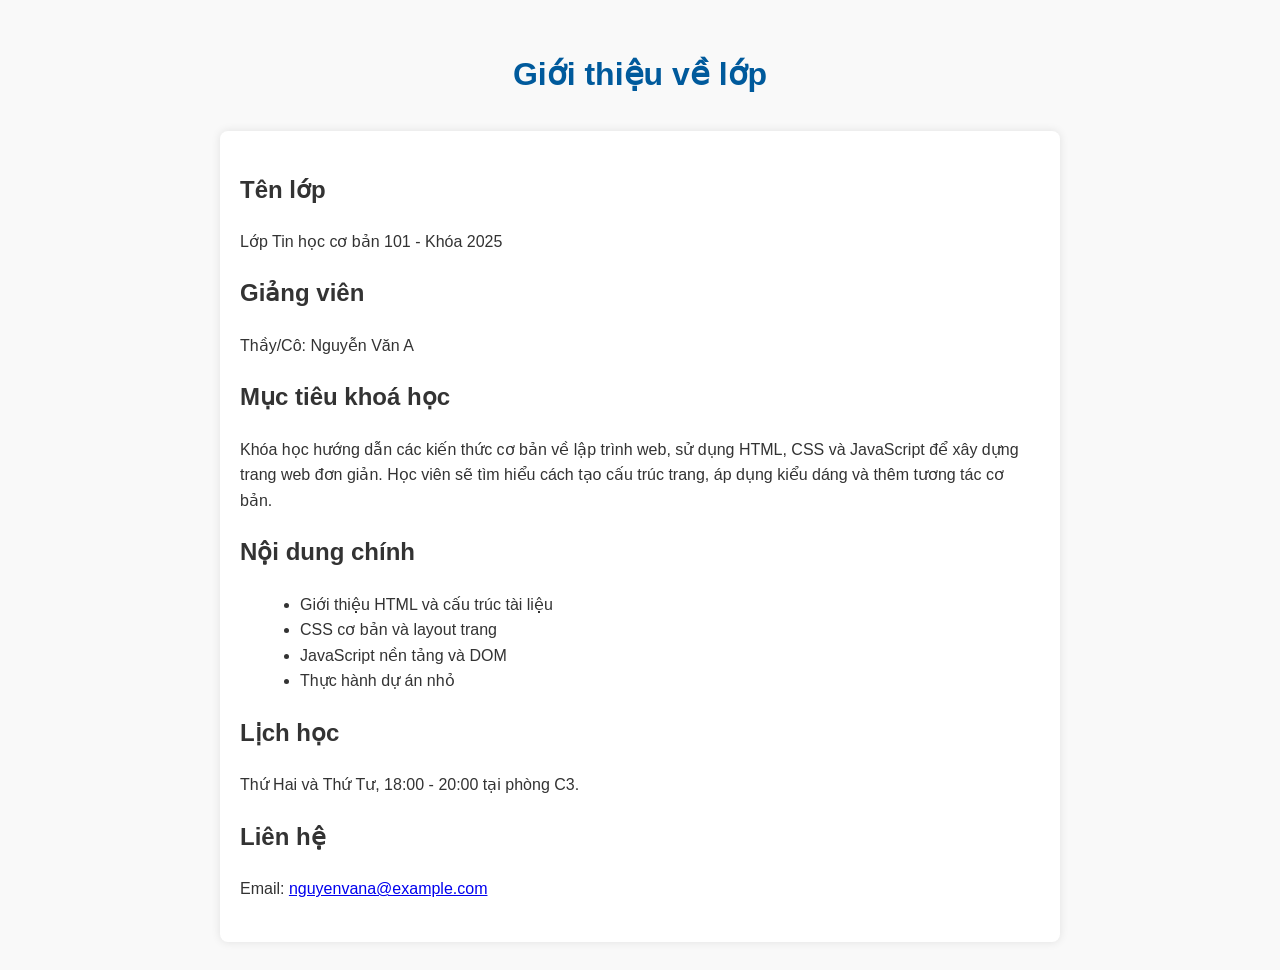
<file: chinh/lop.html>
<!DOCTYPE html>
<html lang="vi">
<head>
    <meta charset="UTF-8">
    <meta name="viewport" content="width=device-width, initial-scale=1.0">
    <title>Giới thiệu về lớp</title>
    <style>
        body {
            font-family: Arial, sans-serif;
            line-height: 1.6;
            padding: 20px;
            background-color: #f9f9f9;
            color: #333;
        }
        header {
            text-align: center;
            margin-bottom: 30px;
        }
        h1 {
            color: #005a9c;
        }
        .content {
            max-width: 800px;
            margin: 0 auto;
            background: #fff;
            padding: 20px;
            box-shadow: 0 0 10px rgba(0,0,0,0.1);
            border-radius: 8px;
        }
        .info {
            margin-bottom: 20px;
        }
        .info ul {
            list-style-type: disc;
            margin-left: 20px;
        }
    </style>
</head>
<body>
    <header>
        <h1>Giới thiệu về lớp</h1>
    </header>
    <div class="content">
        <section class="info">
            <h2>Tên lớp</h2>
            <p>Lớp Tin học cơ bản 101 - Khóa 2025</p>
        </section>
        <section class="info">
            <h2>Giảng viên</h2>
            <p>Thầy/Cô: Nguyễn Văn A</p>
        </section>
        <section class="info">
            <h2>Mục tiêu khoá học</h2>
            <p>
                Khóa học hướng dẫn các kiến thức cơ bản về lập trình web, sử dụng HTML, CSS và JavaScript để
                xây dựng trang web đơn giản. Học viên sẽ tìm hiểu cách tạo cấu trúc trang, áp dụng kiểu dáng
                và thêm tương tác cơ bản.
            </p>
        </section>
        <section class="info">
            <h2>Nội dung chính</h2>
            <ul>
                <li>Giới thiệu HTML và cấu trúc tài liệu</li>
                <li>CSS cơ bản và layout trang</li>
                <li>JavaScript nền tảng và DOM</li>
                <li>Thực hành dự án nhỏ</li>
            </ul>
        </section>
        <section class="info">
            <h2>Lịch học</h2>
            <p>Thứ Hai và Thứ Tư, 18:00 - 20:00 tại phòng C3.</p>
        </section>
        <section class="info">
            <h2>Liên hệ</h2>
            <p>Email: <a href="mailto:nguyenvana@example.com">nguyenvana@example.com</a></p>
        </section>
    </div>
</body>
</html>
</file>
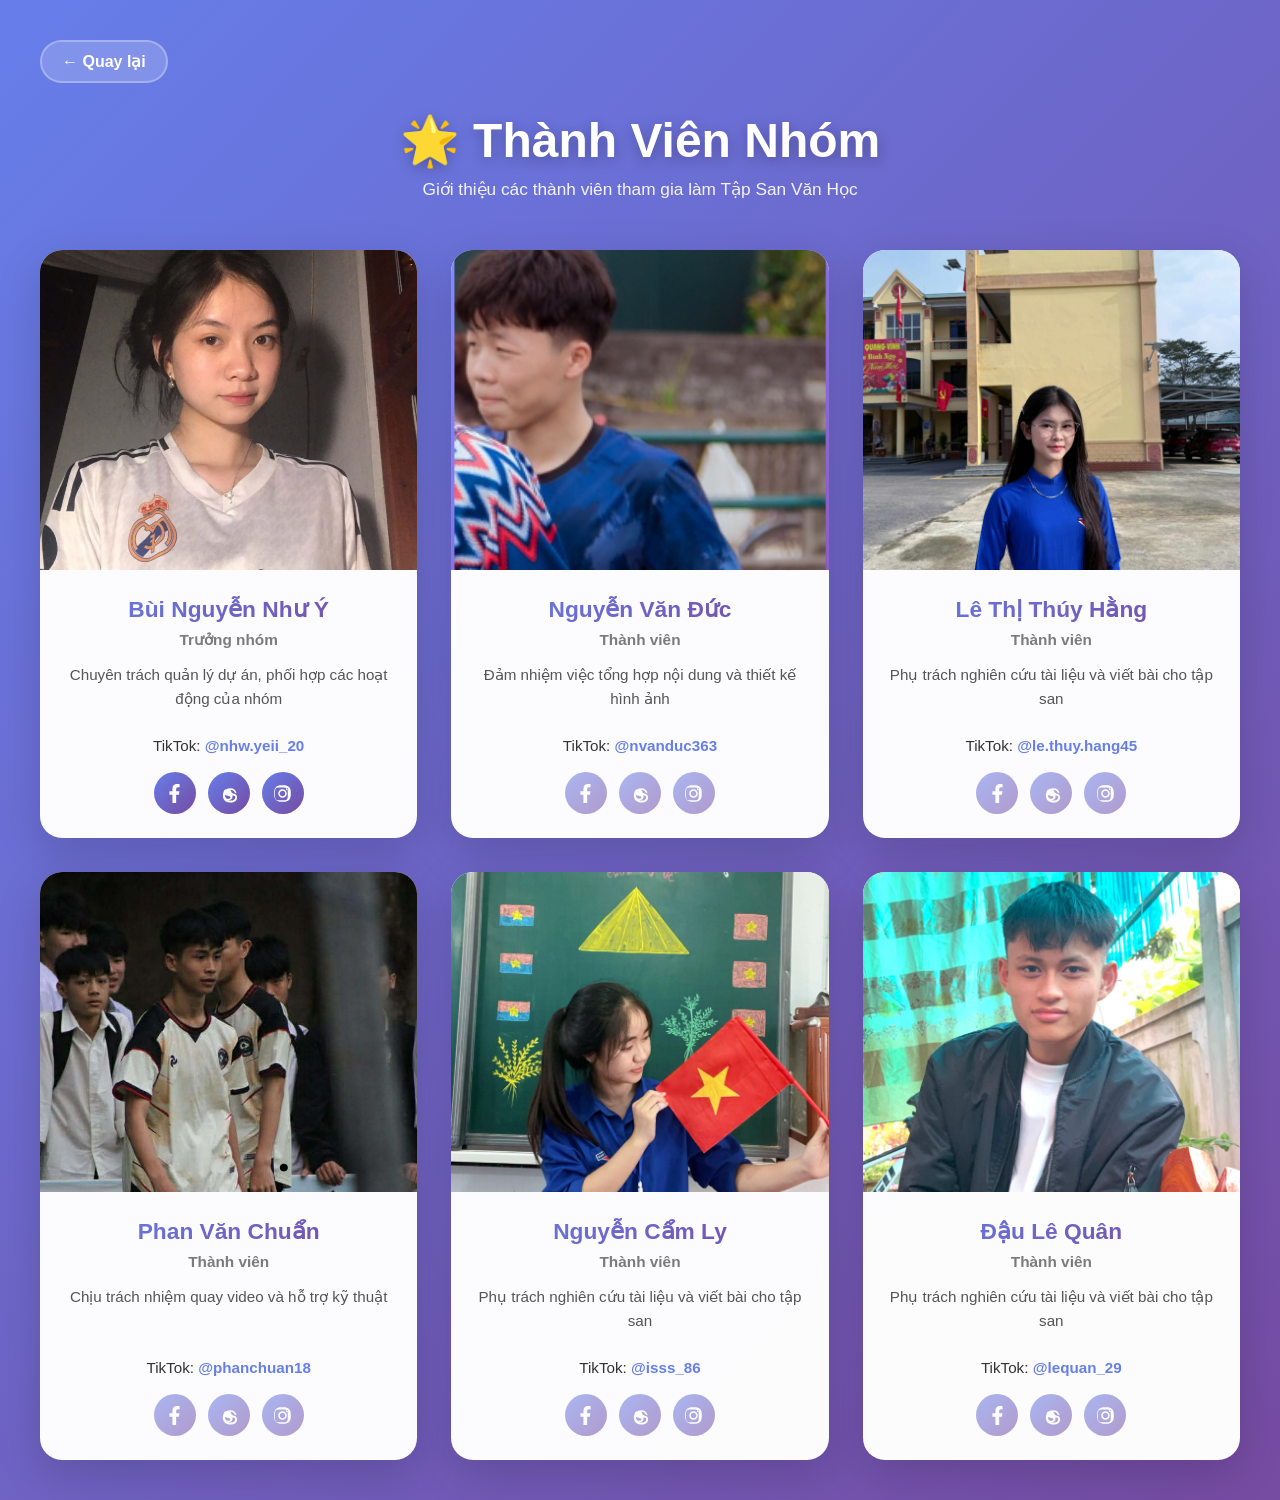
<file: chinh/thanhvien.html>
<!DOCTYPE html>
<html lang="vi">
<head>
    <meta charset="UTF-8">
    <meta name="viewport" content="width=device-width, initial-scale=1.0">
    <title>Thành Viên Nhóm</title>
    <style>
        * {
            margin: 0;
            padding: 0;
            box-sizing: border-box;
        }

        body {
            font-family: "Segoe UI", Tahoma, Geneva, Verdana, sans-serif;
            background: linear-gradient(135deg, #667eea 0%, #764ba2 100%);
            min-height: 100vh;
            padding: 40px 20px;
            overflow-x: hidden;
        }

        .container {
            max-width: 1200px;
            margin: 0 auto;
        }

        .back-button {
            display: inline-flex;
            align-items: center;
            gap: 8px;
            background: rgba(255, 255, 255, 0.18);
            color: white;
            padding: 10px 20px;
            border-radius: 999px;
            text-decoration: none;
            font-weight: 600;
            margin-bottom: 30px;
            border: 2px solid rgba(255, 255, 255, 0.28);
            transition: 0.3s ease;
        }

        .back-button:hover {
            background: rgba(255, 255, 255, 0.28);
            transform: translateX(-4px);
        }

        .header {
            text-align: center;
            margin-bottom: 50px;
            animation: slideDown 0.8s ease;
        }

        .header h1 {
            color: #fff;
            font-size: 3rem;
            margin-bottom: 10px;
            text-shadow: 0 4px 14px rgba(0, 0, 0, 0.25);
        }

        .header p {
            color: rgba(255, 255, 255, 0.92);
            font-size: 1.08rem;
        }

        .members-grid {
            display: grid;
            grid-template-columns: repeat(auto-fit, minmax(280px, 1fr));
            gap: 34px;
        }

        .member-card {
            background: rgba(255, 255, 255, 0.98);
            border-radius: 22px;
            overflow: hidden;
            box-shadow: 0 14px 45px rgba(0, 0, 0, 0.16);
            transition: 0.35s ease;
            animation: fadeInUp 0.8s ease backwards;
        }

        .member-card:nth-child(1) { animation-delay: 0.1s; }
        .member-card:nth-child(2) { animation-delay: 0.2s; }
        .member-card:nth-child(3) { animation-delay: 0.3s; }
        .member-card:nth-child(4) { animation-delay: 0.4s; }
        .member-card:nth-child(5) { animation-delay: 0.5s; }
        .member-card:nth-child(6) { animation-delay: 0.6s; }

        .member-card:hover {
            transform: translateY(-12px);
            box-shadow: 0 22px 60px rgba(102, 126, 234, 0.28);
        }

        .image-container {
            position: relative;
            width: 100%;
            height: 320px;
            overflow: hidden;
            background: linear-gradient(135deg, #7f8cff, #8d5cc7);
        }

        .member-image {
            width: 100%;
            height: 100%;
            object-fit: cover;
            transition: transform 0.45s ease;
            display: block;
        }

        .member-card:hover .member-image {
            transform: scale(1.08);
        }

        .image-overlay {
            position: absolute;
            inset: 0;
            background: linear-gradient(180deg, rgba(0,0,0,0.02), rgba(102,126,234,0.22));
            opacity: 0;
            transition: 0.35s ease;
        }

        .member-card:hover .image-overlay {
            opacity: 1;
        }

        .member-info {
            padding: 26px 22px 24px;
            text-align: center;
        }

        .member-name {
            font-size: 1.42rem;
            font-weight: 800;
            margin-bottom: 8px;
            background: linear-gradient(135deg, #667eea, #764ba2);
            -webkit-background-clip: text;
            -webkit-text-fill-color: transparent;
            background-clip: text;
        }

        .member-position {
            color: #7b7b7b;
            font-size: 0.96rem;
            font-weight: 600;
            margin-bottom: 14px;
        }

        .member-description {
            color: #555;
            font-size: 0.95rem;
            line-height: 1.6;
            margin-bottom: 16px;
            min-height: 58px;
        }

        .member-threads {
            font-size: 0.95rem;
            color: #333;
            margin-bottom: 18px;
            word-break: break-word;
        }

        .member-threads a {
            color: #667eea;
            text-decoration: none;
            font-weight: 600;
        }

        .member-threads a:hover {
            text-decoration: underline;
        }

        .member-social {
            display: flex;
            justify-content: center;
            gap: 12px;
        }

        .social-icon {
            width: 42px;
            height: 42px;
            border-radius: 50%;
            background: linear-gradient(135deg, #667eea, #764ba2);
            color: #fff;
            display: inline-flex;
            align-items: center;
            justify-content: center;
            text-decoration: none;
            transition: 0.3s ease;
            position: relative;
            overflow: hidden;
        }

        .social-icon svg {
            width: 19px;
            height: 19px;
            fill: currentColor;
            display: block;
        }

        .social-icon:hover {
            transform: translateY(-5px) rotate(8deg);
            box-shadow: 0 10px 22px rgba(102, 126, 234, 0.35);
        }

        .social-icon.disabled {
            opacity: 0.55;
        }

        @keyframes slideDown {
            from {
                opacity: 0;
                transform: translateY(-28px);
            }
            to {
                opacity: 1;
                transform: translateY(0);
            }
        }

        @keyframes fadeInUp {
            from {
                opacity: 0;
                transform: translateY(26px);
            }
            to {
                opacity: 1;
                transform: translateY(0);
            }
        }

        @keyframes ripple {
            to {
                transform: scale(4);
                opacity: 0;
            }
        }

        @media (max-width: 768px) {
            .header h1 {
                font-size: 2rem;
            }

            .header p {
                font-size: 1rem;
            }

            .image-container {
                height: 250px;
            }

            .members-grid {
                gap: 24px;
            }
        }
    </style>
</head>
<body>
    <div class="container">
        <a href="../index.html" class="back-button">← Quay lại</a>

        <div class="header">
            <h1>🌟 Thành Viên Nhóm</h1>
            <p>Giới thiệu các thành viên tham gia làm Tập San Văn Học</p>
        </div>

        <div class="members-grid">

            <!-- Thành viên 1 -->
            <div class="member-card">
                <div class="image-container">
                    <img src="../IMGI/y.jpg" alt="Bùi Nguyễn Như Ý" class="member-image">
                    <div class="image-overlay"></div>
                </div>
                <div class="member-info">
                    <h2 class="member-name">Bùi Nguyễn Như Ý</h2>
                    <p class="member-position">Trưởng nhóm</p>
                    <p class="member-description">Chuyên trách quản lý dự án, phối hợp các hoạt động của nhóm</p>
                    <p class="member-threads">
                        TikTok:
                        <a href="https://www.tiktok.com/@nhw.yeii_20?is_from_webapp=1&sender_device=pc" target="_blank" rel="noopener noreferrer">@nhw.yeii_20</a>
                    </p>
                    <div class="member-social">
                        <a href="https://www.facebook.com/nhw.yeii.25.28?" class="social-icon" target="_blank" rel="noopener noreferrer" aria-label="Facebook">
                            <svg viewBox="0 0 320 512">
                                <path d="M279.14 288l14.22-92.66h-88.91V135.97c0-25.35 12.42-50.06 52.24-50.06H297V6.26S260.43 0 225.36 0c-73.22 0-121.08 44.38-121.08 124.72v70.62H22.89V288h81.39v224h100.17V288z"/>
                            </svg>
                        </a>

                        <a href="https://www.threads.com/@_nhw.yeii_20?xmt=AQF0VJi40X7ZFBpPhQlenfGRtJA-F-JZUf1mGg_2TkuSvrw" class="social-icon" target="_blank" rel="noopener noreferrer" aria-label="Threads">
                            <svg viewBox="0 0 24 24">
                                <path d="M16.3 11.1c-.1 0-.2-.1-.3-.1-.2-1.4-.8-2.6-1.7-3.4-.9-.8-2.1-1.2-3.6-1.2-2.9 0-5 1.7-5 4.2 0 2.1 1.4 3.5 4.1 4l2.2.4c1.7.3 2.5.8 2.5 1.8 0 1.1-1.1 1.9-2.9 1.9-1.9 0-3-.7-3.5-2.2l-2.3.6c.7 2.3 2.7 3.5 5.8 3.5 3.3 0 5.5-1.6 5.5-4.1 0-.6-.1-1.1-.4-1.6.5-.2.9-.3 1.4-.3 1.5 0 2.4.9 2.4 2.3 0 2.3-2.3 4-5.8 4-4.4 0-7.2-2.4-7.2-6.6 0-4.1 2.7-6.9 6.8-6.9 2.7 0 4.8 1.3 5.8 3.7.8.1 1.5.3 2.1.7-.7-3.9-3.8-6.3-7.9-6.3-5.6 0-9.4 3.8-9.4 9.1 0 5.5 3.7 8.9 9.7 8.9 4.8 0 8.3-2.6 8.3-6.4 0-2.8-1.8-4.7-4.5-4.8z"/>
                            </svg>
                        </a>

                        <a href="https://l.facebook.com/l.php?u=https%3A%2F%2Fwww.instagram.com%2F_nhw.yeii_20%3Ffbclid%3DIwZXh0bgNhZW0CMTAAYnJpZBExY3lTZnlVYlIzR2NaUnZwUHNydGMGYXBwX2lkEDIyMjAzOTE3ODgyMDA4OTIAAR66YuWqD-FFGHxqO7vD8cDMr99-i4y_YTF6KVf2_RC2ibaGouUoVruANq9lCw_aem_PZbht1xc3JyPBnm78cAcKg&h=AT4Im9oVIRvyQrqPxlJ1sSRWe51v9PHGD4A_Yn6CLZBz_CB9QcnN5MkpFQtcW2j5RiH9iljaqxDR_Ziao3KdoGv8SpBTIk_G_X8smrQ_w6n_APM0_WhVZbF9uB9bsGzESMAimS_Nkup5qIVXKq9P" class="social-icon" target="_blank" rel="noopener noreferrer" aria-label="Instagram">
                            <svg viewBox="0 0 448 512">
                                <path d="M224.1 141c-63.6 0-114.9 51.3-114.9 114.9S160.5 370.8 224.1 370.8 339 319.5 339 255.9 287.7 141 224.1 141zm0 189.6c-41.2 0-74.7-33.5-74.7-74.7s33.5-74.7 74.7-74.7 74.7 33.5 74.7 74.7-33.5 74.7-74.7 74.7zm146.4-194.3c0 14.9-12 26.9-26.9 26.9-14.9 0-26.9-12-26.9-26.9s12-26.9 26.9-26.9 26.9 12 26.9 26.9zM398.8 80C365.5 46.7 321.7 32 256 32H192C126.3 32 82.5 46.7 49.2 80 15.9 113.3 1.2 157.1 1.2 222.8v66.4c0 65.7 14.7 109.5 48 142.8 33.3 33.3 77.1 48 142.8 48h64c65.7 0 109.5-14.7 142.8-48 33.3-33.3 48-77.1 48-142.8v-66.4c0-65.7-14.7-109.5-48-142.8zM357 388.9c-7.3 18.4-21.5 32.6-39.9 39.9-27.6 11-93.1 8.5-123.1 8.5s-95.6 2.4-123.1-8.5c-18.4-7.3-32.6-21.5-39.9-39.9-11-27.6-8.5-93.1-8.5-123.1s-2.4-95.6 8.5-123.1c7.3-18.4 21.5-32.6 39.9-39.9 27.6-11 93.1-8.5 123.1-8.5s95.6-2.4 123.1 8.5c18.4 7.3 32.6 21.5 39.9 39.9 11 27.6 8.5 93.1 8.5 123.1s2.5 95.5-8.5 123.1z"/>
                            </svg>
                        </a>
                    </div>
                </div>
            </div>

            <!-- Thành viên 2 -->
            <div class="member-card">
                <div class="image-container">
                    <img src="../IMGI/duc1.png" alt="Nguyễn Văn Đức" class="member-image">
                    <div class="image-overlay"></div>
                </div>
                <div class="member-info">
                    <h2 class="member-name">Nguyễn Văn Đức</h2>
                    <p class="member-position">Thành viên</p>
                    <p class="member-description">Đảm nhiệm việc tổng hợp nội dung và thiết kế hình ảnh</p>
                    <p class="member-threads">
                        TikTok:
                        <a href="https://www.tiktok.com/@nvanduc363?_r=1&_t=ZS-94yhupkSU5v" target="_blank" rel="noopener noreferrer">@nvanduc363</a>
                    </p>
                    <div class="member-social">
                        <a href="https://www.facebook.com/profile.php?id=61565876523190" class="social-icon disabled" target="_blank" rel="noopener noreferrer" aria-label="Facebook">
                            <svg viewBox="0 0 320 512">
                                <path d="M279.14 288l14.22-92.66h-88.91V135.97c0-25.35 12.42-50.06 52.24-50.06H297V6.26S260.43 0 225.36 0c-73.22 0-121.08 44.38-121.08 124.72v70.62H22.89V288h81.39v224h100.17V288z"/>
                            </svg>
                        </a>

                        <a href="#" class="social-icon disabled" target="_blank" rel="noopener noreferrer" aria-label="Threads">
                            <svg viewBox="0 0 24 24">
                                <path d="M16.3 11.1c-.1 0-.2-.1-.3-.1-.2-1.4-.8-2.6-1.7-3.4-.9-.8-2.1-1.2-3.6-1.2-2.9 0-5 1.7-5 4.2 0 2.1 1.4 3.5 4.1 4l2.2.4c1.7.3 2.5.8 2.5 1.8 0 1.1-1.1 1.9-2.9 1.9-1.9 0-3-.7-3.5-2.2l-2.3.6c.7 2.3 2.7 3.5 5.8 3.5 3.3 0 5.5-1.6 5.5-4.1 0-.6-.1-1.1-.4-1.6.5-.2.9-.3 1.4-.3 1.5 0 2.4.9 2.4 2.3 0 2.3-2.3 4-5.8 4-4.4 0-7.2-2.4-7.2-6.6 0-4.1 2.7-6.9 6.8-6.9 2.7 0 4.8 1.3 5.8 3.7.8.1 1.5.3 2.1.7-.7-3.9-3.8-6.3-7.9-6.3-5.6 0-9.4 3.8-9.4 9.1 0 5.5 3.7 8.9 9.7 8.9 4.8 0 8.3-2.6 8.3-6.4 0-2.8-1.8-4.7-4.5-4.8z"/>
                            </svg>
                        </a>

                        <a href="#" class="social-icon disabled" target="_blank" rel="noopener noreferrer" aria-label="Instagram">
                            <svg viewBox="0 0 448 512">
                                <path d="M224.1 141c-63.6 0-114.9 51.3-114.9 114.9S160.5 370.8 224.1 370.8 339 319.5 339 255.9 287.7 141 224.1 141zm0 189.6c-41.2 0-74.7-33.5-74.7-74.7s33.5-74.7 74.7-74.7 74.7 33.5 74.7 74.7-33.5 74.7-74.7 74.7zm146.4-194.3c0 14.9-12 26.9-26.9 26.9-14.9 0-26.9-12-26.9-26.9s12-26.9 26.9-26.9 26.9 12 26.9 26.9zM398.8 80C365.5 46.7 321.7 32 256 32H192C126.3 32 82.5 46.7 49.2 80 15.9 113.3 1.2 157.1 1.2 222.8v66.4c0 65.7 14.7 109.5 48 142.8 33.3 33.3 77.1 48 142.8 48h64c65.7 0 109.5-14.7 142.8-48 33.3-33.3 48-77.1 48-142.8v-66.4c0-65.7-14.7-109.5-48-142.8zM357 388.9c-7.3 18.4-21.5 32.6-39.9 39.9-27.6 11-93.1 8.5-123.1 8.5s-95.6 2.4-123.1-8.5c-18.4-7.3-32.6-21.5-39.9-39.9-11-27.6-8.5-93.1-8.5-123.1s-2.4-95.6 8.5-123.1c7.3-18.4 21.5-32.6 39.9-39.9 27.6-11 93.1-8.5 123.1-8.5s95.6-2.4 123.1 8.5c18.4 7.3 32.6 21.5 39.9 39.9 11 27.6 8.5 93.1 8.5 123.1s2.5 95.5-8.5 123.1z"/>
                            </svg>
                        </a>
                    </div>
                </div>
            </div>

            <!-- Thành viên 3 -->
            <div class="member-card">
                <div class="image-container">
                    <img src="../IMGI/hang.jpg" alt="Lê Thị Thúy Hằng" class="member-image">
                    <div class="image-overlay"></div>
                </div>
                <div class="member-info">
                    <h2 class="member-name">Lê Thị Thúy Hằng</h2>
                    <p class="member-position">Thành viên</p>
                    <p class="member-description">Phụ trách nghiên cứu tài liệu và viết bài cho tập san</p>
                    <p class="member-threads">
                        TikTok:
                        <a href="https://www.tiktok.com/@le.thuy.hang45?is_from_webapp=1&sender_device=pc" target="_blank" rel="noopener noreferrer">@le.thuy.hang45</a>
                    </p>
                    <div class="member-social">
                        <a href="https://www.facebook.com/le.thuy.hang.643093?" class="social-icon disabled" target="_blank" rel="noopener noreferrer" aria-label="Facebook">
                            <svg viewBox="0 0 320 512">
                                <path d="M279.14 288l14.22-92.66h-88.91V135.97c0-25.35 12.42-50.06 52.24-50.06H297V6.26S260.43 0 225.36 0c-73.22 0-121.08 44.38-121.08 124.72v70.62H22.89V288h81.39v224h100.17V288z"/>
                            </svg>
                        </a>

                        <a href="https://www.threads.com/@than_g0405?xmt=AQF0YU9nWAL8XnHuyDKdqv4ZDHFrlygvd2Xkl4X_mMcEiT0" class="social-icon disabled" target="_blank" rel="noopener noreferrer" aria-label="Threads">
                            <svg viewBox="0 0 24 24">
                                <path d="M16.3 11.1c-.1 0-.2-.1-.3-.1-.2-1.4-.8-2.6-1.7-3.4-.9-.8-2.1-1.2-3.6-1.2-2.9 0-5 1.7-5 4.2 0 2.1 1.4 3.5 4.1 4l2.2.4c1.7.3 2.5.8 2.5 1.8 0 1.1-1.1 1.9-2.9 1.9-1.9 0-3-.7-3.5-2.2l-2.3.6c.7 2.3 2.7 3.5 5.8 3.5 3.3 0 5.5-1.6 5.5-4.1 0-.6-.1-1.1-.4-1.6.5-.2.9-.3 1.4-.3 1.5 0 2.4.9 2.4 2.3 0 2.3-2.3 4-5.8 4-4.4 0-7.2-2.4-7.2-6.6 0-4.1 2.7-6.9 6.8-6.9 2.7 0 4.8 1.3 5.8 3.7.8.1 1.5.3 2.1.7-.7-3.9-3.8-6.3-7.9-6.3-5.6 0-9.4 3.8-9.4 9.1 0 5.5 3.7 8.9 9.7 8.9 4.8 0 8.3-2.6 8.3-6.4 0-2.8-1.8-4.7-4.5-4.8z"/>
                            </svg>
                        </a>

                        <a href="https://l.facebook.com/l.php?u=https%3A%2F%2Fwww.instagram.com%2Fthan_g0405%3Ffbclid%3DIwZXh0bgNhZW0CMTAAYnJpZBExcnZRZDRESzVsQUJVQ1RjZ3NydGMGYXBwX2lkEDIyMjAzOTE3ODgyMDA4OTIAAR4FYjQJwXYrmeafubOsuHWV5qHx5yym87DonBIPgPtP9jjNmH37qBESrLM0dg_aem_qsSMZOyxLbOzTVXtOeZcIg&h=AT404sXCLsPX_sy2eyP38xFTRj0xh7QxgTCDe4IVo9S6LrPdcCvtB3IVhwwvT-67ipV6wDXz9Y0BsjX5SiYpIEDf3kZZXw2JAQAFU3kkqZTqKKWe4CpsKi5NEEVtmK1p2i_rFWE2R77esmr75RslMg" class="social-icon disabled" target="_blank" rel="noopener noreferrer" aria-label="Instagram">
                            <svg viewBox="0 0 448 512">
                                <path d="M224.1 141c-63.6 0-114.9 51.3-114.9 114.9S160.5 370.8 224.1 370.8 339 319.5 339 255.9 287.7 141 224.1 141zm0 189.6c-41.2 0-74.7-33.5-74.7-74.7s33.5-74.7 74.7-74.7 74.7 33.5 74.7 74.7-33.5 74.7-74.7 74.7zm146.4-194.3c0 14.9-12 26.9-26.9 26.9-14.9 0-26.9-12-26.9-26.9s12-26.9 26.9-26.9 26.9 12 26.9 26.9zM398.8 80C365.5 46.7 321.7 32 256 32H192C126.3 32 82.5 46.7 49.2 80 15.9 113.3 1.2 157.1 1.2 222.8v66.4c0 65.7 14.7 109.5 48 142.8 33.3 33.3 77.1 48 142.8 48h64c65.7 0 109.5-14.7 142.8-48 33.3-33.3 48-77.1 48-142.8v-66.4c0-65.7-14.7-109.5-48-142.8zM357 388.9c-7.3 18.4-21.5 32.6-39.9 39.9-27.6 11-93.1 8.5-123.1 8.5s-95.6 2.4-123.1-8.5c-18.4-7.3-32.6-21.5-39.9-39.9-11-27.6-8.5-93.1-8.5-123.1s-2.4-95.6 8.5-123.1c7.3-18.4 21.5-32.6 39.9-39.9 27.6-11 93.1-8.5 123.1-8.5s95.6-2.4 123.1 8.5c18.4 7.3 32.6 21.5 39.9 39.9 11 27.6 8.5 93.1 8.5 123.1s2.5 95.5-8.5 123.1z"/>
                            </svg>
                        </a>
                    </div>
                </div>
            </div>

            <!-- Thành viên 4 -->
            <div class="member-card">
                <div class="image-container">
                    <img src="../IMGI/chuan.jpg" alt="Phan Văn Chuẩn" class="member-image">
                    <div class="image-overlay"></div>
                </div>
                <div class="member-info">
                    <h2 class="member-name">Phan Văn Chuẩn</h2>
                    <p class="member-position">Thành viên</p>
                    <p class="member-description">Chịu trách nhiệm quay video và hỗ trợ kỹ thuật</p>
                    <p class="member-threads">
                        TikTok:
                        <a href="https://www.tiktok.com/@phanchuan18?_r=1&_t=ZS-956wcZ9WemO" target="_blank" rel="noopener noreferrer">@phanchuan18</a>
                    </p>
                    <div class="member-social">
                        <a href="https://www.facebook.com/phan.van.chuan.660203?" class="social-icon disabled" target="_blank" rel="noopener noreferrer" aria-label="Facebook">
                            <svg viewBox="0 0 320 512">
                                <path d="M279.14 288l14.22-92.66h-88.91V135.97c0-25.35 12.42-50.06 52.24-50.06H297V6.26S260.43 0 225.36 0c-73.22 0-121.08 44.38-121.08 124.72v70.62H22.89V288h81.39v224h100.17V288z"/>
                            </svg>
                        </a>

                        <a href="#" class="social-icon disabled" target="_blank" rel="noopener noreferrer" aria-label="Threads">
                            <svg viewBox="0 0 24 24">
                                <path d="M16.3 11.1c-.1 0-.2-.1-.3-.1-.2-1.4-.8-2.6-1.7-3.4-.9-.8-2.1-1.2-3.6-1.2-2.9 0-5 1.7-5 4.2 0 2.1 1.4 3.5 4.1 4l2.2.4c1.7.3 2.5.8 2.5 1.8 0 1.1-1.1 1.9-2.9 1.9-1.9 0-3-.7-3.5-2.2l-2.3.6c.7 2.3 2.7 3.5 5.8 3.5 3.3 0 5.5-1.6 5.5-4.1 0-.6-.1-1.1-.4-1.6.5-.2.9-.3 1.4-.3 1.5 0 2.4.9 2.4 2.3 0 2.3-2.3 4-5.8 4-4.4 0-7.2-2.4-7.2-6.6 0-4.1 2.7-6.9 6.8-6.9 2.7 0 4.8 1.3 5.8 3.7.8.1 1.5.3 2.1.7-.7-3.9-3.8-6.3-7.9-6.3-5.6 0-9.4 3.8-9.4 9.1 0 5.5 3.7 8.9 9.7 8.9 4.8 0 8.3-2.6 8.3-6.4 0-2.8-1.8-4.7-4.5-4.8z"/>
                            </svg>
                        </a>

                        <a href="#" class="social-icon disabled" target="_blank" rel="noopener noreferrer" aria-label="Instagram">
                            <svg viewBox="0 0 448 512">
                                <path d="M224.1 141c-63.6 0-114.9 51.3-114.9 114.9S160.5 370.8 224.1 370.8 339 319.5 339 255.9 287.7 141 224.1 141zm0 189.6c-41.2 0-74.7-33.5-74.7-74.7s33.5-74.7 74.7-74.7 74.7 33.5 74.7 74.7-33.5 74.7-74.7 74.7zm146.4-194.3c0 14.9-12 26.9-26.9 26.9-14.9 0-26.9-12-26.9-26.9s12-26.9 26.9-26.9 26.9 12 26.9 26.9zM398.8 80C365.5 46.7 321.7 32 256 32H192C126.3 32 82.5 46.7 49.2 80 15.9 113.3 1.2 157.1 1.2 222.8v66.4c0 65.7 14.7 109.5 48 142.8 33.3 33.3 77.1 48 142.8 48h64c65.7 0 109.5-14.7 142.8-48 33.3-33.3 48-77.1 48-142.8v-66.4c0-65.7-14.7-109.5-48-142.8zM357 388.9c-7.3 18.4-21.5 32.6-39.9 39.9-27.6 11-93.1 8.5-123.1 8.5s-95.6 2.4-123.1-8.5c-18.4-7.3-32.6-21.5-39.9-39.9-11-27.6-8.5-93.1-8.5-123.1s-2.4-95.6 8.5-123.1c7.3-18.4 21.5-32.6 39.9-39.9 27.6-11 93.1-8.5 123.1-8.5s95.6-2.4 123.1 8.5c18.4 7.3 32.6 21.5 39.9 39.9 11 27.6 8.5 93.1 8.5 123.1s2.5 95.5-8.5 123.1z"/>
                            </svg>
                        </a>
                    </div>
                </div>
            </div>

            <!-- Thành viên 5 -->
            <div class="member-card">
                <div class="image-container">
                    <img src="../IMGI/ly.jpg" alt="Thành viên 5" class="member-image">
                    <div class="image-overlay"></div>
                </div>
                <div class="member-info">
                    <h2 class="member-name">Nguyễn Cẩm Ly</h2>
                    <p class="member-position">Thành viên</p>
                    <p class="member-description">Phụ trách nghiên cứu tài liệu và viết bài cho tập san</p>
                    <p class="member-threads">
                        TikTok:
                        <a href="https://www.tiktok.com/@isss_86?is_from_webapp=1&sender_device=pc" target="_blank" rel="noopener noreferrer">@isss_86</a>
                    </p>
                    <div class="member-social">
                        <a href="https://www.facebook.com/yl.caamie01?" class="social-icon disabled" target="_blank" rel="noopener noreferrer" aria-label="Facebook">
                            <svg viewBox="0 0 320 512">
                                <path d="M279.14 288l14.22-92.66h-88.91V135.97c0-25.35 12.42-50.06 52.24-50.06H297V6.26S260.43 0 225.36 0c-73.22 0-121.08 44.38-121.08 124.72v70.62H22.89V288h81.39v224h100.17V288z"/>
                            </svg>
                        </a>

                        <a href="https://www.threads.com/@nguyencamly?xmt=AQF0YU9nWAL8XnHuyDKdqv4ZDHFrlygvd2Xkl4X_mMcEiT0" class="social-icon disabled" target="_blank" rel="noopener noreferrer" aria-label="Threads">
                            <svg viewBox="0 0 24 24">
                                <path d="M16.3 11.1c-.1 0-.2-.1-.3-.1-.2-1.4-.8-2.6-1.7-3.4-.9-.8-2.1-1.2-3.6-1.2-2.9 0-5 1.7-5 4.2 0 2.1 1.4 3.5 4.1 4l2.2.4c1.7.3 2.5.8 2.5 1.8 0 1.1-1.1 1.9-2.9 1.9-1.9 0-3-.7-3.5-2.2l-2.3.6c.7 2.3 2.7 3.5 5.8 3.5 3.3 0 5.5-1.6 5.5-4.1 0-.6-.1-1.1-.4-1.6.5-.2.9-.3 1.4-.3 1.5 0 2.4.9 2.4 2.3 0 2.3-2.3 4-5.8 4-4.4 0-7.2-2.4-7.2-6.6 0-4.1 2.7-6.9 6.8-6.9 2.7 0 4.8 1.3 5.8 3.7.8.1 1.5.3 2.1.7-.7-3.9-3.8-6.3-7.9-6.3-5.6 0-9.4 3.8-9.4 9.1 0 5.5 3.7 8.9 9.7 8.9 4.8 0 8.3-2.6 8.3-6.4 0-2.8-1.8-4.7-4.5-4.8z"/>
                            </svg>
                        </a>

                        <a href="https://l.facebook.com/l.php?u=https%3A%2F%2Fwww.instagram.com%2Fyl.caamie01%3Ffbclid%3DIwZXh0bgNhZW0CMTAAYnJpZBExcnZRZDRESzVsQUJVQ1RjZ3NydGMGYXBwX2lkEDIyMjAzOTE3ODgyMDA4OTIAAR6H2Yk5lzE-O4oLOdme65LtA7eqWNzQFFzHcx9so8sLAS2-HxmP2sBwU1OnuQ_aem_6KDW_iHIRli8mUv7rtr4bg&h=AT5Z8NN5psOwYDOBLjF8BOFp0sVBGD_eogVu7_fbNjSif4_NFMy6TRAfhFmBXdOOg-9Hle-m7u5yx1pMKB4vebHeWcbvkjy-F9er7yTb0utZbfR_AMZI73wPMxJzgvdBOF22MkDTGSRF6KLEeeEf" class="social-icon disabled" target="_blank" rel="noopener noreferrer" aria-label="Instagram">
                            <svg viewBox="0 0 448 512">
                                <path d="M224.1 141c-63.6 0-114.9 51.3-114.9 114.9S160.5 370.8 224.1 370.8 339 319.5 339 255.9 287.7 141 224.1 141zm0 189.6c-41.2 0-74.7-33.5-74.7-74.7s33.5-74.7 74.7-74.7 74.7 33.5 74.7 74.7-33.5 74.7-74.7 74.7zm146.4-194.3c0 14.9-12 26.9-26.9 26.9-14.9 0-26.9-12-26.9-26.9s12-26.9 26.9-26.9 26.9 12 26.9 26.9zM398.8 80C365.5 46.7 321.7 32 256 32H192C126.3 32 82.5 46.7 49.2 80 15.9 113.3 1.2 157.1 1.2 222.8v66.4c0 65.7 14.7 109.5 48 142.8 33.3 33.3 77.1 48 142.8 48h64c65.7 0 109.5-14.7 142.8-48 33.3-33.3 48-77.1 48-142.8v-66.4c0-65.7-14.7-109.5-48-142.8zM357 388.9c-7.3 18.4-21.5 32.6-39.9 39.9-27.6 11-93.1 8.5-123.1 8.5s-95.6 2.4-123.1-8.5c-18.4-7.3-32.6-21.5-39.9-39.9-11-27.6-8.5-93.1-8.5-123.1s-2.4-95.6 8.5-123.1c7.3-18.4 21.5-32.6 39.9-39.9 27.6-11 93.1-8.5 123.1-8.5s95.6-2.4 123.1 8.5c18.4 7.3 32.6 21.5 39.9 39.9 11 27.6 8.5 93.1 8.5 123.1s2.5 95.5-8.5 123.1z"/>
                            </svg>
                        </a>
                    </div>
                </div>
            </div>

            <!-- Thành viên 6 -->
            <div class="member-card">
                <div class="image-container">
                    <img src="../IMGI/quan.jpg" alt="Thành viên 6" class="member-image">
                    <div class="image-overlay"></div>
                </div>
                <div class="member-info">
                    <h2 class="member-name">Đậu Lê Quân</h2>
                    <p class="member-position">Thành viên</p>
                    <p class="member-description">Phụ trách nghiên cứu tài liệu và viết bài cho tập san</p>
                    <p class="member-threads">
                        TikTok:
                        <a href="#" target="_blank" rel="noopener noreferrer">@lequan_29</a>
                    </p>
                    <div class="member-social">
                        <a href="https://www.facebook.com/le.quan.533634?" class="social-icon disabled" target="_blank" rel="noopener noreferrer" aria-label="Facebook">
                            <svg viewBox="0 0 320 512">
                                <path d="M279.14 288l14.22-92.66h-88.91V135.97c0-25.35 12.42-50.06 52.24-50.06H297V6.26S260.43 0 225.36 0c-73.22 0-121.08 44.38-121.08 124.72v70.62H22.89V288h81.39v224h100.17V288z"/>
                            </svg>
                        </a>

                        <a href="#" class="social-icon disabled" target="_blank" rel="noopener noreferrer" aria-label="Threads">
                            <svg viewBox="0 0 24 24">
                                <path d="M16.3 11.1c-.1 0-.2-.1-.3-.1-.2-1.4-.8-2.6-1.7-3.4-.9-.8-2.1-1.2-3.6-1.2-2.9 0-5 1.7-5 4.2 0 2.1 1.4 3.5 4.1 4l2.2.4c1.7.3 2.5.8 2.5 1.8 0 1.1-1.1 1.9-2.9 1.9-1.9 0-3-.7-3.5-2.2l-2.3.6c.7 2.3 2.7 3.5 5.8 3.5 3.3 0 5.5-1.6 5.5-4.1 0-.6-.1-1.1-.4-1.6.5-.2.9-.3 1.4-.3 1.5 0 2.4.9 2.4 2.3 0 2.3-2.3 4-5.8 4-4.4 0-7.2-2.4-7.2-6.6 0-4.1 2.7-6.9 6.8-6.9 2.7 0 4.8 1.3 5.8 3.7.8.1 1.5.3 2.1.7-.7-3.9-3.8-6.3-7.9-6.3-5.6 0-9.4 3.8-9.4 9.1 0 5.5 3.7 8.9 9.7 8.9 4.8 0 8.3-2.6 8.3-6.4 0-2.8-1.8-4.7-4.5-4.8z"/>
                            </svg>
                        </a>

                        <a href="https://l.facebook.com/l.php?u=https%3A%2F%2Fwww.instagram.com%2Flequan_29%3Ffbclid%3DIwZXh0bgNhZW0CMTAAYnJpZBExcnZRZDRESzVsQUJVQ1RjZ3NydGMGYXBwX2lkEDIyMjAzOTE3ODgyMDA4OTIAAR75PukiAXudUuWpFj3qRD0UBEmWUl0NIttdRo-nR9VrlDM1Xzj9ESZVh57_wQ_aem_BX7JekmbrkANVTkkRHPTYw&h=AT4y7a_rLPOY0yTvxZMCMcfyWWZLhnJx2YXK5UVaNoiwTeAsdYaCKCvZbNq0rUFH4guPQwgxiC2SMWo0NL2V3Mg4gwXqqE4D8cB1R-QNuAZQbVc-WsPgakuoGpUM3yBaNLseSLZAEmeIGbsGCP9q" class="social-icon disabled" target="_blank" rel="noopener noreferrer" aria-label="Instagram">
                            <svg viewBox="0 0 448 512">
                                <path d="M224.1 141c-63.6 0-114.9 51.3-114.9 114.9S160.5 370.8 224.1 370.8 339 319.5 339 255.9 287.7 141 224.1 141zm0 189.6c-41.2 0-74.7-33.5-74.7-74.7s33.5-74.7 74.7-74.7 74.7 33.5 74.7 74.7-33.5 74.7-74.7 74.7zm146.4-194.3c0 14.9-12 26.9-26.9 26.9-14.9 0-26.9-12-26.9-26.9s12-26.9 26.9-26.9 26.9 12 26.9 26.9zM398.8 80C365.5 46.7 321.7 32 256 32H192C126.3 32 82.5 46.7 49.2 80 15.9 113.3 1.2 157.1 1.2 222.8v66.4c0 65.7 14.7 109.5 48 142.8 33.3 33.3 77.1 48 142.8 48h64c65.7 0 109.5-14.7 142.8-48 33.3-33.3 48-77.1 48-142.8v-66.4c0-65.7-14.7-109.5-48-142.8zM357 388.9c-7.3 18.4-21.5 32.6-39.9 39.9-27.6 11-93.1 8.5-123.1 8.5s-95.6 2.4-123.1-8.5c-18.4-7.3-32.6-21.5-39.9-39.9-11-27.6-8.5-93.1-8.5-123.1s-2.4-95.6 8.5-123.1c7.3-18.4 21.5-32.6 39.9-39.9 27.6-11 93.1-8.5 123.1-8.5s95.6-2.4 123.1 8.5c18.4 7.3 32.6 21.5 39.9 39.9 11 27.6 8.5 93.1 8.5 123.1s2.5 95.5-8.5 123.1z"/>
                            </svg>
                        </a>
                    </div>
                </div>
            </div>

        </div>
    </div>

    <script>
        document.querySelectorAll(".member-card").forEach(card => {
            const image = card.querySelector(".member-image");

            card.addEventListener("mousemove", (e) => {
                const rect = card.getBoundingClientRect();
                const x = e.clientX - rect.left;
                const y = e.clientY - rect.top;

                const centerX = rect.width / 2;
                const centerY = rect.height / 2;

                const rotateX = (y - centerY) / 22;
                const rotateY = (centerX - x) / 22;

                image.style.transform = `scale(1.06) rotateX(${rotateX}deg) rotateY(${rotateY}deg)`;
            });

            card.addEventListener("mouseleave", () => {
                image.style.transform = "";
            });
        });

        document.querySelectorAll(".social-icon").forEach(icon => {
            icon.addEventListener("click", (e) => {
                const href = icon.getAttribute("href");

                if (!href || href === "#") {
                    e.preventDefault();
                    alert("Bạn chưa thêm liên kết cho biểu tượng này");
                    return;
                }

                const ripple = document.createElement("span");
                const rect = icon.getBoundingClientRect();
                const size = Math.max(rect.width, rect.height);
                const x = e.clientX - rect.left - size / 2;
                const y = e.clientY - rect.top - size / 2;

                ripple.style.cssText = `
                    position: absolute;
                    width: ${size}px;
                    height: ${size}px;
                    left: ${x}px;
                    top: ${y}px;
                    border-radius: 50%;
                    background: rgba(255, 255, 255, 0.45);
                    pointer-events: none;
                    animation: ripple 0.6s ease-out;
                `;

                icon.appendChild(ripple);
                setTimeout(() => ripple.remove(), 600);
            });
        });
    </script>
</body>
</html>
</file>
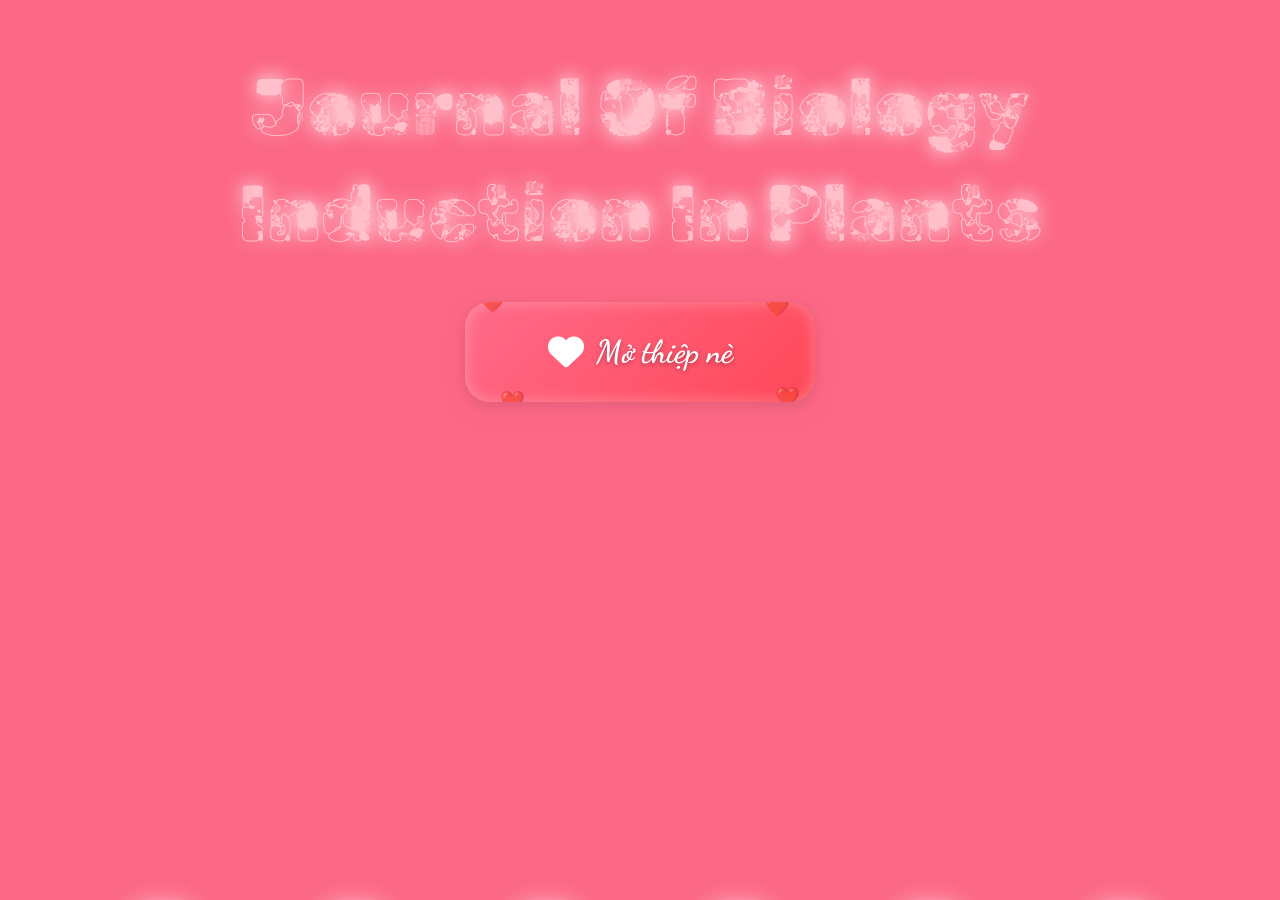
<file: hieu/thiep.html>
<!DOCTYPE html>
<html lang="vi">

<head>
    <meta charset="UTF-8">
    <meta name="viewport" content="width=device-width, initial-scale=1.0, maximum-scale=1.0, user-scalable=no">
    <link rel="stylesheet" href="./main.css">
    <!-- GOOGLE FONTS -->
    <link rel="preconnect" href="https://fonts.googleapis.com">
    <link rel="preconnect" href="https://fonts.gstatic.com" crossorigin>
    <link href="https://fonts.googleapis.com/css2?family=Protest+Riot&family=Rubik+Glitch+Pop&display=swap" rel="stylesheet">
    <link href="https://fonts.googleapis.com/css2?family=Protest+Revolution&display=swap" rel="stylesheet">
    <link href="https://fonts.googleapis.com/css2?family=Dancing+Script:wght@400..700&family=Pacifico&family=Protest+Revolution&display=swap" rel="stylesheet">
    <!-- Font Awesome Icons -->
    <link rel="stylesheet" href="https://cdnjs.cloudflare.com/ajax/libs/font-awesome/6.4.0/css/all.min.css">
    <title>Valentine Day</title>
</head>
<body>
    <div class="container">
        <!-- Floating Hearts -->
        <img class="paperHeart paperHeart1" style="--time: 0s" src="./img/paperHeart.png" alt="Trái tim">
        <img class="paperHeart paperHeart2" style="--time: 1s" src="./img/paperHeart.png" alt="Trái tim">
        <img class="paperHeart paperHeart3" style="--time: 2.5s" src="./img/paperHeart.png" alt="Trái tim">
        <img class="paperHeart paperHeart4" style="--time: 4s" src="./img/paperHeart.png" alt="Trái tim">
        <img class="paperHeart paperHeart5" style="--time: 2s" src="./img/paperHeart.png" alt="Trái tim">
        <img class="paperHeart paperHeart6" style="--time: 3s" src="./img/paperHeart.png" alt="Trái tim">

        

        <!-- Main Title -->
        <div class="boxTitle">
            <span class="firstTitle partTitle">Journal Of Biology</span>
            <span class="secondTitle partTitle">Induction In Plants</span>
        </div>

        <!-- Cute Button -->
        <div class="btnContainer">
            <button class="openBtn">
                <!-- Heart decorations -->
                <span class="heart-decoration heart-1">❤️</span>
                <span class="heart-decoration heart-2">❤️</span>
                <span class="heart-decoration heart-3">❤️</span>
                <span class="heart-decoration heart-4">❤️</span>
                
                <!-- Button content -->
                <i class="fas fa-heart"></i>
                <span class="button-text">Mở thiệp nè</span>
            </button>
        </div>

        <!-- Valentine Card -->
        <div class="cardValentine">
            <!-- Close Button -->
            <button class="close-card-btn">
                <i class="fas fa-times"></i>
            </button>
            
            <div class="card-inner">
                <!-- Left Side (Front of Card) -->
                <div class="left">
                    <div class="heart-icon-container">
                        <i class="fas fa-heart"></i>
                    </div>
                    <div class="card-title-front">
                        <h1>From: Nhóm 2</h1>
                        <h2></h2>
                    </div>
                    <p class="tap-instruction">
                        <i class="fas fa-hand-point-up"></i> Chạm để mở thiệp
                    </p>
                </div>

                <!-- Right Side (Letter Content) -->
                <div class="right">
                    <div class="rightContent">
                        <div class="letter-header">
                            <h3><i class="fas fa-envelope"></i></h3>
                            <div class="heart-divider">
                                <i class="fas fa-heart"></i>
                                <i class="fas fa-heart"></i>
                                <i class="fas fa-heart"></i>
                            </div>
                        </div>
                        <div class="letterContent"></div>
                        <div class="letter-footer">
                            <div class="signature">Yêu lắm cô ơi ❤️</div>
                            <div class="valentine-date">1 tháng 4, 2026</div>
                        </div>
                    </div>
                </div>
            </div>
        </div>
    </div>

    <script src="./main.js"></script>
</body>

</html>
</file>
<file: hieu/main.css>
* {
    margin: 0;
    padding: 0;
    box-sizing: border-box;
    user-select: none;
    -webkit-tap-highlight-color: transparent;
}

html, body {
    height: 100%;
    width: 100%;
    overflow-x: hidden;
    overflow-y: auto;
}

.container {
    position: relative;
    min-height: 100vh;
    width: 100%;
    background-color: #fc6885;
    overflow: hidden;
    display: flex;
    flex-direction: column;
    justify-content: flex-start;
    align-items: center;
}

/* Hearts Animation */
.paperHeart {
    position: absolute;
    height: 70px;
    top: 100%;
    opacity: 0;
    filter: drop-shadow(0 0 15px white);
    animation: hiddenHeart 3.1s linear forwards, flyHeart 5s ease-in-out calc(var(--time) + 3.1s) infinite;
    z-index: 1;
    pointer-events: none;
}

.paperHeart1 {
    left: 10%;
}

.paperHeart2 {
    left: 25%;
}

.paperHeart3 {
    left: 40%;
}

.paperHeart4 {
    left: 55%;
}

.paperHeart5 {
    left: 70%;
}

.paperHeart6 {
    left: 85%;
}

/* Main Title */
.boxTitle {
    position: relative;
    margin-top: 60px;
    width: 90%;
    font-family: "Rubik Glitch Pop", system-ui;
    font-weight: 400;
    font-style: normal;
    font-size: clamp(40px, 10vw, 80px);
    color: pink;
    text-align: center;
    text-shadow: 0 0 20px white;
    animation: appearTitle 2s linear 3.1s forwards, floatingWords 4s ease-in-out infinite;
    z-index: 2;
    line-height: 1.2;
}

.partTitle {
    display: block;
    line-height: 1.2;
}

.firstTitle {
    margin-bottom: 10px;
}

/* Valentine Card */
.cardValentine {
    position: fixed;
    top: 200%;
    left: 50%;
    opacity: 0;
    transform: translate(-50%, -50%);
    height: 500px;
    width: 90%;
    max-width: 800px;
    background-color: transparent;
    transition: opacity 0.5s ease;
    perspective: 1000px;
    filter: drop-shadow(0 10px 20px rgba(0, 0, 0, 0.2));
    z-index: 10;
    visibility: hidden;
    transform: translate(-50%, -50%) rotate(-1.5deg);   /* ← thêm dòng này */
}

.cardValentine.active {
    position: fixed;
    top: 50%;
    left: 50%;
    opacity: 1;
    transform: translate(-50%, -50%);
    visibility: visible;
    transition: opacity 0.5s ease 0.3s;
    animation: none;
}

.card-inner {
    position: relative;
    width: 100%;
    height: 100%;
    transform-style: preserve-3d;
    transition: transform 0.8s ease;
}

.cardValentine.open .card-inner {
    transform: rotateY(-180deg);
}

/* Left Side (Front of Card) */
.cardValentine .left {
    position: absolute;
    top: 0;
    left: 0;
    width: 100%;
    height: 100%;
    background: linear-gradient(135deg, #ff6b8b, #ff4757);
    border-radius: 15px;
    backface-visibility: hidden;
    display: flex;
    flex-direction: column;
    justify-content: center;
    align-items: center;
    padding: 20px;
    box-shadow: 0 10px 30px rgba(0, 0, 0, 0.2);
    overflow: hidden;
}

.cardValentine .left::before {
    content: "";
    position: absolute;
    top: 0;
    left: 0;
    width: 100%;
    height: 100%;
    background: url('data:image/svg+xml;utf8,<svg xmlns="http://www.w3.org/2000/svg" width="100" height="100" viewBox="0 0 100 100"><path fill="rgba(255,255,255,0.05)" d="M50,30 Q70,20 80,40 Q90,60 70,70 Q50,80 30,70 Q10,60 20,40 Q30,20 50,30 Z"/></svg>');
    background-size: 60px;
    opacity: 0.2;
}

.heart-icon-container {
    font-size: clamp(50px, 8vw, 70px);
    color: white;
    margin-bottom: 20px;
    animation: heartbeat 1.5s ease-in-out infinite;
    text-shadow: 0 3px 10px rgba(0, 0, 0, 0.3);
}

.card-title-front {
    text-align: center;
    color: white;
    font-family: "Dancing Script", cursive;
    margin-bottom: 30px;
}

.card-title-front h1 {
    font-size: clamp(32px, 6vw, 48px);
    margin-bottom: 5px;
    text-shadow: 0 2px 5px rgba(0, 0, 0, 0.2);
}

.card-title-front h2 {
    font-size: clamp(28px, 5vw, 36px);
    font-weight: normal;
    letter-spacing: 2px;
}

.tap-instruction {
    position: absolute;
    bottom: 20px;
    font-family: "Pacifico", cursive;
    font-size: clamp(16px, 3vw, 18px);
    color: white;
    text-align: center;
    width: 100%;
    text-shadow: 0 1px 3px rgba(0, 0, 0, 0.3);
}

.tap-instruction i {
    margin-right: 8px;
    animation: bounce 2s infinite;
}

/* Right Side (Back of Card - Letter Content) */
.cardValentine .right {
    position: absolute;
    top: 0;
    left: 0;
    width: 100%;
    height: 133%;
    background: linear-gradient(135deg, #fff5f7, #ffeef1);
    border-radius: 15px;
    backface-visibility: hidden;
    transform: rotateY(180deg);
    display: flex;
    flex-direction: column;
    padding: 20px;
    box-shadow: 0 10px 30px rgba(0, 0, 0, 0.2);
    overflow: hidden;
}

.rightContent {
    flex: 1;
    background-color: white;
    border-radius: 10px;
    padding: 20px;
    display: flex;
    flex-direction: column;
    overflow: hidden;
    box-shadow: inset 0 0 10px rgba(0, 0, 0, 0.05);
}

.letter-header {
    text-align: center;
    margin-bottom: 15px;
    padding-bottom: 10px;
    border-bottom: 2px dashed #ffccd5;
    flex-shrink: 0;
}

.letter-header h3 {
    font-family: "Dancing Script", cursive;
    font-size: clamp(24px, 5vw, 32px);
    color: #ff4757;
    margin-bottom: 8px;
}

.heart-divider {
    display: flex;
    justify-content: center;
    gap: 10px;
    color: #ff8fa3;
    font-size: 12px;
}

.letterContent {
    flex: 1;
    font-family: "Pacifico", cursive;
    font-size: clamp(16px, 3.5vw, 18px);
    line-height: 1.6;
    color: #555;
    text-align: justify;
    padding: 10px 5px;
    overflow-y: auto;
    white-space: pre-line;
}

.letterContent::-webkit-scrollbar {
    width: 5px;
}

.letterContent::-webkit-scrollbar-thumb {
    background: linear-gradient(to bottom, #ff8fa3, #ff6b8b);
    border-radius: 3px;
}

.letter-footer {
    margin-top: 15px;
    padding-top: 10px;
    border-top: 1px dashed #ffccd5;
    text-align: center;
    font-family: "Dancing Script", cursive;
    color: #ff6b8b;
    flex-shrink: 0;
}

.signature {
    font-size: clamp(22px, 4vw, 26px);
    margin: 8px 0;
    color: #ff4757;
}

.valentine-date {
    font-size: clamp(14px, 2.5vw, 16px);
    color: #ff8fa3;
}

/* NEW CUTE BUTTON STYLES */
.btnContainer {
    position: relative;
    margin: 40px auto;
    display: flex;
    justify-content: center;
    align-items: center;
    z-index: 4;
    width: 90%;
    max-width: 350px;
}

.openBtn {
    position: relative;
    width: 100%;
    height: 100px;
    font-family: "Dancing Script", cursive;
    font-weight: 700;
    font-size: clamp(26px, 4.5vw, 32px);
    color: white;
    background: linear-gradient(135deg, #ff6b8b, #ff4757);
    border: none;
    border-radius: 25px;
    cursor: pointer;
    display: flex;
    justify-content: center;
    align-items: center;
    gap: 12px;
    z-index: 5;
    padding: 15px 25px;
    box-shadow: 
        0 8px 20px rgba(255, 107, 139, 0.4),
        0 4px 12px rgba(0, 0, 0, 0.15),
        inset 0 0 15px rgba(255, 255, 255, 0.3);
    transition: all 0.3s ease;
    overflow: hidden;
}

.openBtn::before {
    content: '';
    position: absolute;
    top: 0;
    left: -100%;
    width: 100%;
    height: 100%;
    background: linear-gradient(90deg, transparent, rgba(255, 255, 255, 0.3), transparent);
    transition: 0.5s;
}

.openBtn:hover::before {
    left: 100%;
}

.openBtn:hover {
    transform: translateY(-4px) scale(1.03);
    box-shadow: 
        0 12px 25px rgba(255, 107, 139, 0.5),
        0 6px 15px rgba(0, 0, 0, 0.2);
}

.openBtn:active {
    transform: translateY(0) scale(0.98);
    transition: transform 0.1s ease;
}

.openBtn i {
    font-size: clamp(28px, 4.5vw, 36px);
    animation: heartbeat 1.5s ease-in-out infinite;
}

.openBtn .button-text {
    text-shadow: 0 2px 4px rgba(0, 0, 0, 0.3);
}

.heart-decoration {
    position: absolute;
    font-size: 20px;
    color: rgba(255, 255, 255, 0.7);
    animation: float 3s ease-in-out infinite;
    pointer-events: none;
}

.heart-1 {
    top: -12px;
    left: 15px;
    animation-delay: 0s;
}

.heart-2 {
    top: -8px;
    right: 25px;
    animation-delay: 0.5s;
}

.heart-3 {
    bottom: -12px;
    left: 35px;
    animation-delay: 1s;
}

.heart-4 {
    bottom: -8px;
    right: 15px;
    animation-delay: 1.5s;
}

/* Close Button for Card */
.close-card-btn {
    position: absolute;
    top: 15px;
    right: 15px;
    width: 35px;
    height: 35px;
    background: rgba(255, 255, 255, 0.9);
    border-radius: 50%;
    border: none;
    color: #ff4757;
    font-size: 20px;
    cursor: pointer;
    z-index: 11;
    display: flex;
    justify-content: center;
    align-items: center;
    box-shadow: 0 2px 8px rgba(0, 0, 0, 0.2);
    transition: all 0.2s ease;
}

.close-card-btn:hover {
    transform: scale(1.1);
    background: white;
}

/* Active States */
.container.close {
    .btnContainer {
        animation: disappearBtn 0.8s ease forwards;
        opacity: 0;
        visibility: hidden;
    }

    .boxTitle {
        animation: disappearBoxTitle 0.8s ease forwards;
        opacity: 0;
        visibility: hidden;
    }
}

/* Animations */
@keyframes heartbeat {
    0%, 100% { 
        transform: scale(1); 
    }
    50% { 
        transform: scale(1.1); 
    }
}

@keyframes bounce {
    0%, 100% { 
        transform: translateY(0); 
    }
    50% { 
        transform: translateY(-5px); 
    }
}

@keyframes disappearBtn {
    from {
        opacity: 1;
        transform: scale(1);
    }
    to {
        opacity: 0;
        transform: scale(0.8);
    }
}

@keyframes disappearBoxTitle {
    from {
        opacity: 1;
        transform: translateY(0);
    }
    to {
        opacity: 0;
        transform: translateY(-20px);
    }
}

@keyframes appearTitle {
    from {
        opacity: 0;
        transform: translateY(30px);
    }
    to {
        opacity: 1;
        transform: translateY(0);
    }
}

@keyframes floatingWords {
    0% {
        transform: translateY(0);
    }
    25% {
        transform: translateY(-8px);
    }
    50% {
        transform: translateY(8px);
    }
    75% {
        transform: translateY(0);
    }
}

@keyframes flyHeart {
    0% {
        transform: translateY(0) rotate(0deg);
        opacity: 1;
    }
    100% {
        transform: translateY(-100vh) rotate(360deg);
        opacity: 0;
    }
}

@keyframes hiddenHeart {
    0% {
        opacity: 0;
    }
    95% {
        opacity: 0;
    }
    100% {
        opacity: 1;
    }
}

@keyframes float {
    0%, 100% {
        transform: translateY(0) rotate(0deg);
    }
    50% {
        transform: translateY(-8px) rotate(5deg);
    }
}

/* Responsive Styles */
@media (max-width: 768px) {
    .cardValentine {
        height: 400px;
        width: 85%;
    }
    
    .cardValentine.active {
        height: 400px;
    }
    
    .paperHeart {
        height: 50px;
    }
    
    .btnContainer {
        margin: 30px auto;
    }
    
    .openBtn {
        height: 90px;
    }
}

@media (max-width: 576px) {
    .cardValentine {
        height: 380px;
        width: 90%;
    }
    
    .cardValentine.active {
        height: 380px;
    }
    
    .boxTitle {
        margin-top: 40px;
        font-size: clamp(32px, 8vw, 50px);
    }
    
    .paperHeart {
        height: 40px;
    }
    
    .openBtn {
        height: 80px;
        font-size: 24px;
    }
    
    .openBtn i {
        font-size: 24px;
    }
}

@media (max-width: 400px) {
    .cardValentine {
        height: 350px;
    }
    
    .cardValentine.active {
        height: 350px;
    }
    
    .letterContent {
        font-size: 11px;
        line-height: 1.5;
    }
    
    .openBtn {
        height: 75px;
        font-size: 22px;
    }
}

/* Landscape Mode for Mobile */
@media (max-height: 700px) and (orientation: landscape) {
    .cardValentine {
        height: 320px;
    }
    
    .cardValentine.active {
        height: 320px;
    }
    
    .boxTitle {
        margin-top: 20px;
        font-size: clamp(24px, 6vw, 40px);
    }
    
    .btnContainer {
        margin: 20px auto;
    }
    
    .openBtn {
        height: 70px;
        font-size: 20px;
    }
}

/* Hover Effects for Desktop */
@media (min-width: 769px) {
    .cardValentine:hover:not(.open) {
        transform: translate(-50%, -50%) scale(1.02);
        transition: transform 0.3s ease;
    }
    
    .openBtn:hover {
        cursor: pointer;
        transform: translateY(-4px) scale(1.03);
        transition: transform 0.3s ease;
    }
}

/* Touch Device Optimization */
@media (hover: none) and (pointer: coarse) {
    .openBtn:active {
        transform: translateY(0) scale(0.98);
        transition: transform 0.1s ease;
    }
    
    .cardValentine:active:not(.open) {
        transform: translate(-50%, -50%) scale(0.98);
    }
}

/* Print Styles */
@media print {
    .container {
        background-color: white !important;
    }
    
    .paperHeart, .btnContainer, .close-card-btn {
        display: none !important;
    }
    
    .cardValentine {
        position: relative !important;
        top: 0 !important;
        left: 0 !important;
        transform: none !important;
        opacity: 1 !important;
        filter: none !important;
        width: 100% !important;
        max-width: 100% !important;
        height: auto !important;
        page-break-inside: avoid;
        visibility: visible !important;
    }
    
    .card-inner {
        transform: rotateY(0) !important;
    }
    
    .right {
        position: relative !important;
        transform: rotateY(0) !important;
    }
    
    .left {
        display: none !important;
    }
}
</file>
